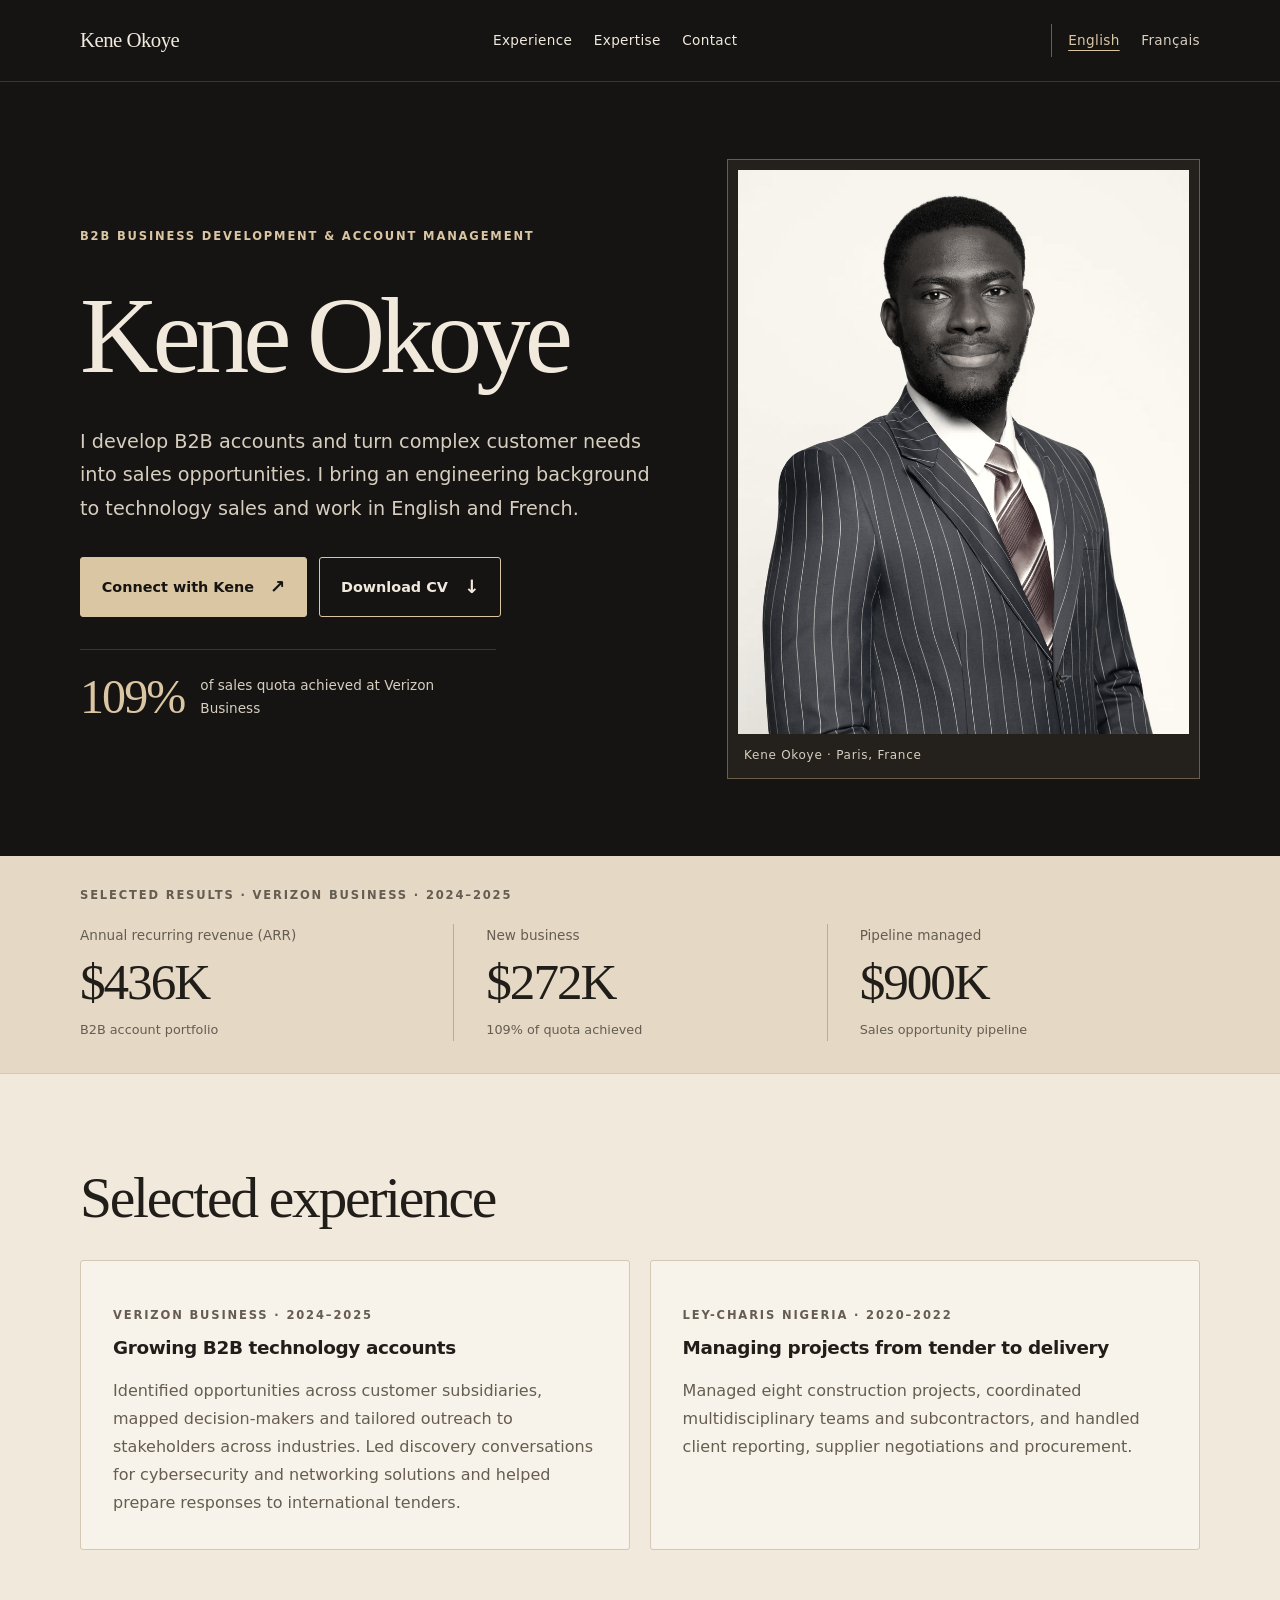
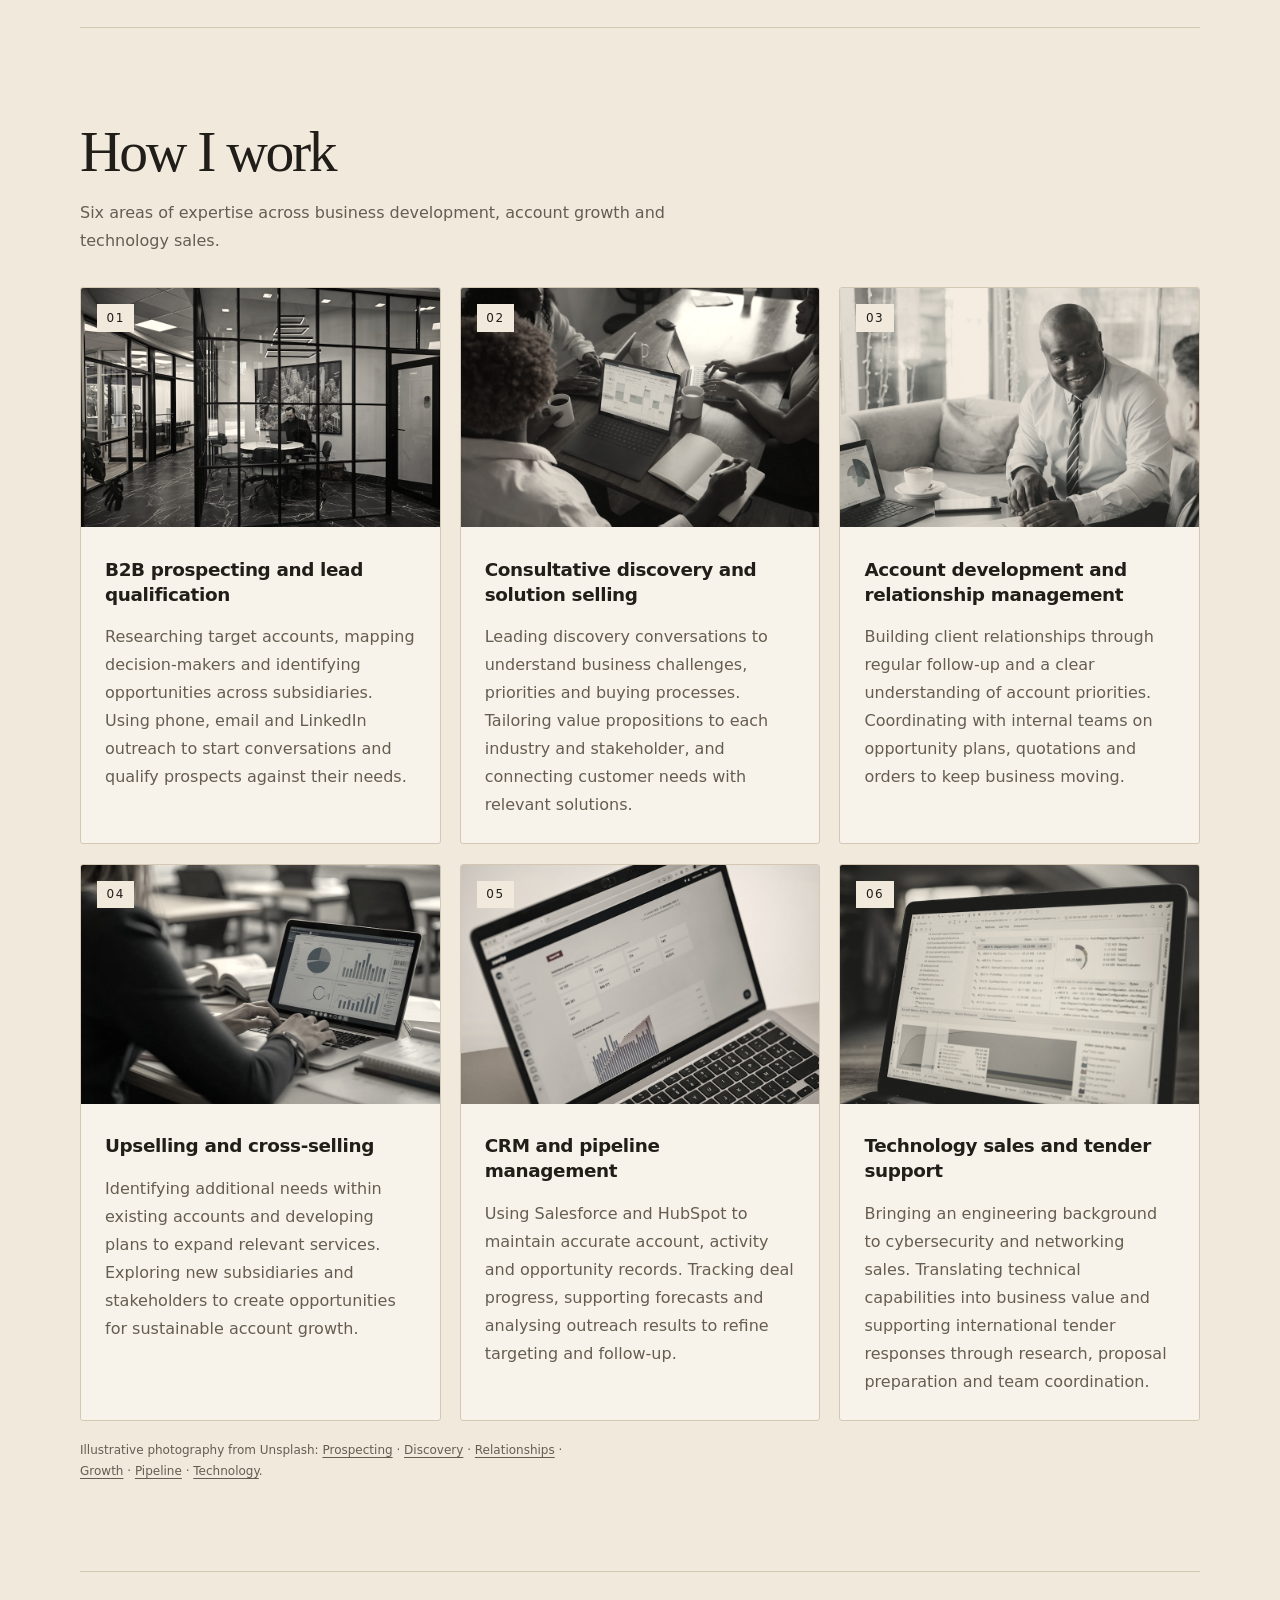
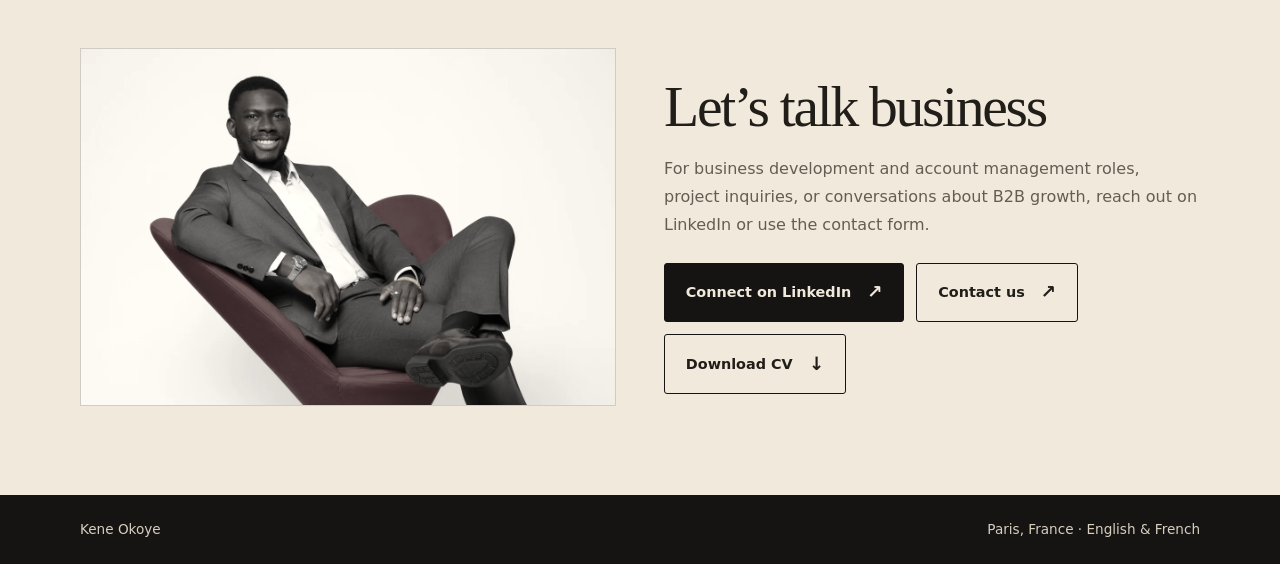
<file: index.html>
<!doctype html>
<html lang="en">
<head>
  <meta charset="utf-8">
  <meta name="viewport" content="width=device-width, initial-scale=1">
  <meta name="description" content="Kene Okoye, bilingual B2B business development and account management professional based in Paris.">
  <link rel="alternate" hreflang="en" href="https://keneokoye007.github.io/portfolio/">
  <link rel="alternate" hreflang="fr" href="https://keneokoye007.github.io/portfolio/fr.html">
  <link rel="alternate" hreflang="x-default" href="https://keneokoye007.github.io/portfolio/">
  <title>Kene Okoye | Business Development &amp; Account Management</title>
  <link rel="stylesheet" href="styles.css">
</head>
<body>
  <a class="skip-link" href="#top">Skip to content</a>
  <header>
    <nav class="wrap" aria-label="Main navigation">
      <a class="brand" href="#top">Kene Okoye</a>
      <div><a href="#experience">Experience</a><a href="#expertise">Expertise</a><a href="#contact">Contact</a></div>
      <div class="language-switch" role="group" aria-label="Language">
        <a href="index.html" lang="en" hreflang="en" aria-current="page">English</a>
        <a href="fr.html" lang="fr" hreflang="fr">Français</a>
      </div>
    </nav>
  </header>
  <main id="top">
    <div class="hero">
      <div class="wrap">
        <div>
          <p class="eyebrow">B2B business development &amp; account management</p>
          <h1>Kene Okoye</h1>
          <p class="intro">I develop B2B accounts and turn complex customer needs into sales opportunities. I bring an engineering background to technology sales and work in English and French.</p>
          <div class="contact-actions">
            <a class="button" href="#contact">Connect with Kene</a>
            <a class="button button-secondary button-download" href="assets/documents/kene-okoye-cv.pdf" download="Kene-Okoye-CV.pdf">Download CV</a>
          </div>
          <aside class="metric" aria-label="Sales result"><strong>109%</strong><span>of sales quota achieved at Verizon Business</span></aside>
        </div>
        <figure class="hero-portrait">
          <img src="assets/images/kene-headshot.webp" alt="Kene Okoye in a suit" width="1100" height="1100" fetchpriority="high" decoding="async">
          <figcaption>Kene Okoye · Paris, France</figcaption>
        </figure>
      </div>
    </div>
    <div class="results-band" aria-label="Verizon Business sales results">
      <div class="wrap">
        <p class="eyebrow">Selected results · Verizon Business · 2024–2025</p>
        <dl class="results">
          <div><dt>Annual recurring revenue (ARR)</dt><dd>$436K</dd><small>B2B account portfolio</small></div>
          <div><dt>New business</dt><dd>$272K</dd><small>109% of quota achieved</small></div>
          <div><dt>Pipeline managed</dt><dd>$900K</dd><small>Sales opportunity pipeline</small></div>
        </dl>
      </div>
    </div>
    <div class="wrap">
      <section id="experience">
        <h2>Selected experience</h2>
        <div class="grid">
          <article>
            <p class="eyebrow">Verizon Business · 2024–2025</p>
            <h3>Growing B2B technology accounts</h3>
            <p>Identified opportunities across customer subsidiaries, mapped decision-makers and tailored outreach to stakeholders across industries. Led discovery conversations for cybersecurity and networking solutions and helped prepare responses to international tenders.</p>
          </article>
          <article>
            <p class="eyebrow">Ley-Charis Nigeria · 2020–2022</p>
            <h3>Managing projects from tender to delivery</h3>
            <p>Managed eight construction projects, coordinated multidisciplinary teams and subcontractors, and handled client reporting, supplier negotiations and procurement.</p>
          </article>
        </div>
      </section>
      <section id="expertise">
        <h2>How I work</h2>
        <p class="section-intro">Six areas of expertise across business development, account growth and technology sales.</p>
        <div class="grid expertise-grid">
          <article>
            <img class="expertise-image" src="assets/images/prospecting.jpg" alt="Professional researching accounts on a laptop in a modern office" width="900" height="600" loading="lazy" decoding="async">
            <div class="expertise-content">
            <h3>B2B prospecting and lead qualification</h3>
            <p>Researching target accounts, mapping decision-makers and identifying opportunities across subsidiaries. Using phone, email and LinkedIn outreach to start conversations and qualify prospects against their needs.</p>
            </div>
          </article>
          <article>
            <img class="expertise-image" src="assets/images/discovery.jpg" alt="Colleagues discussing plans together around a laptop" width="900" height="600" loading="lazy" decoding="async">
            <div class="expertise-content">
            <h3>Consultative discovery and solution selling</h3>
            <p>Leading discovery conversations to understand business challenges, priorities and buying processes. Tailoring value propositions to each industry and stakeholder, and connecting customer needs with relevant solutions.</p>
            </div>
          </article>
          <article>
            <img class="expertise-image" src="assets/images/relationships.jpg" alt="Business professionals reviewing information together during a meeting" width="900" height="600" loading="lazy" decoding="async">
            <div class="expertise-content">
            <h3>Account development and relationship management</h3>
            <p>Building client relationships through regular follow-up and a clear understanding of account priorities. Coordinating with internal teams on opportunity plans, quotations and orders to keep business moving.</p>
            </div>
          </article>
          <article>
            <img class="expertise-image" src="assets/images/growth.jpg" alt="Professional analysing charts and business performance on a laptop" width="900" height="600" loading="lazy" decoding="async">
            <div class="expertise-content">
            <h3>Upselling and cross-selling</h3>
            <p>Identifying additional needs within existing accounts and developing plans to expand relevant services. Exploring new subsidiaries and stakeholders to create opportunities for sustainable account growth.</p>
            </div>
          </article>
          <article>
            <img class="expertise-image" src="assets/images/pipeline.jpg" alt="Laptop displaying an analytics dashboard with charts and statistics" width="900" height="600" loading="lazy" decoding="async">
            <div class="expertise-content">
            <h3>CRM and pipeline management</h3>
            <p>Using Salesforce and HubSpot to maintain accurate account, activity and opportunity records. Tracking deal progress, supporting forecasts and analysing outreach results to refine targeting and follow-up.</p>
            </div>
          </article>
          <article>
            <img class="expertise-image" src="assets/images/technology.jpg" alt="Computer screen displaying code and data charts" width="900" height="600" loading="lazy" decoding="async">
            <div class="expertise-content">
            <h3>Technology sales and tender support</h3>
            <p>Bringing an engineering background to cybersecurity and networking sales. Translating technical capabilities into business value and supporting international tender responses through research, proposal preparation and team coordination.</p>
            </div>
          </article>
        </div>
        <p class="photo-credits">Illustrative photography from Unsplash:
          <a href="https://unsplash.com/photos/man-working-on-laptop-in-modern-office-meeting-room-6PndD8S9XMw">Prospecting</a> ·
          <a href="https://unsplash.com/photos/three-people-in-a-meeting-at-a-table-discussing-schedule-on-their-microsoft-laptop-FUGfBZDQOwI">Discovery</a> ·
          <a href="https://unsplash.com/photos/two-businessmen-in-a-meeting-with-laptop-and-laptop-1gMIeDTl2u8">Relationships</a> ·
          <a href="https://unsplash.com/photos/woman-working-on-laptop-with-charts-and-graphs-KNQUEQwTCY4">Growth</a> ·
          <a href="https://unsplash.com/photos/a-laptop-screen-displays-data-analytics-charts-and-statistics-fDisDvdiqrQ">Pipeline</a> ·
          <a href="https://unsplash.com/photos/laptop-screen-displaying-code-and-data-charts-GQOylIn892U">Technology</a>.
        </p>
      </section>
      <section id="contact">
        <figure class="contact-photo">
          <img src="assets/images/kene-seated.webp" alt="Kene Okoye smiling while seated in an armchair" width="1200" height="800" loading="lazy" decoding="async">
        </figure>
        <div>
        <h2>Let’s talk business</h2>
        <p>For business development and account management roles, project inquiries, or conversations about B2B growth, reach out on LinkedIn or use the contact form.</p>
        <div class="contact-actions">
          <a class="button" href="https://www.linkedin.com/in/kene-okoye01/">Connect on LinkedIn</a>
          <a class="button button-secondary" href="https://docs.google.com/forms/d/e/1FAIpQLScuPW3dNov2csbf04RB3wvjahwgCT53F1jnIrBl4T7dd1xnuA/viewform?usp=publish-editor" target="_blank" rel="noopener noreferrer">Contact us</a>
          <a class="button button-secondary button-download" href="assets/documents/kene-okoye-cv.pdf" download="Kene-Okoye-CV.pdf">Download CV</a>
        </div>
        </div>
      </section>
    </div>
  </main>
  <footer>
    <div class="wrap footer-row"><span>Kene Okoye</span><span>Paris, France · English &amp; French</span></div>
  </footer>
</body>
</html>
</file>
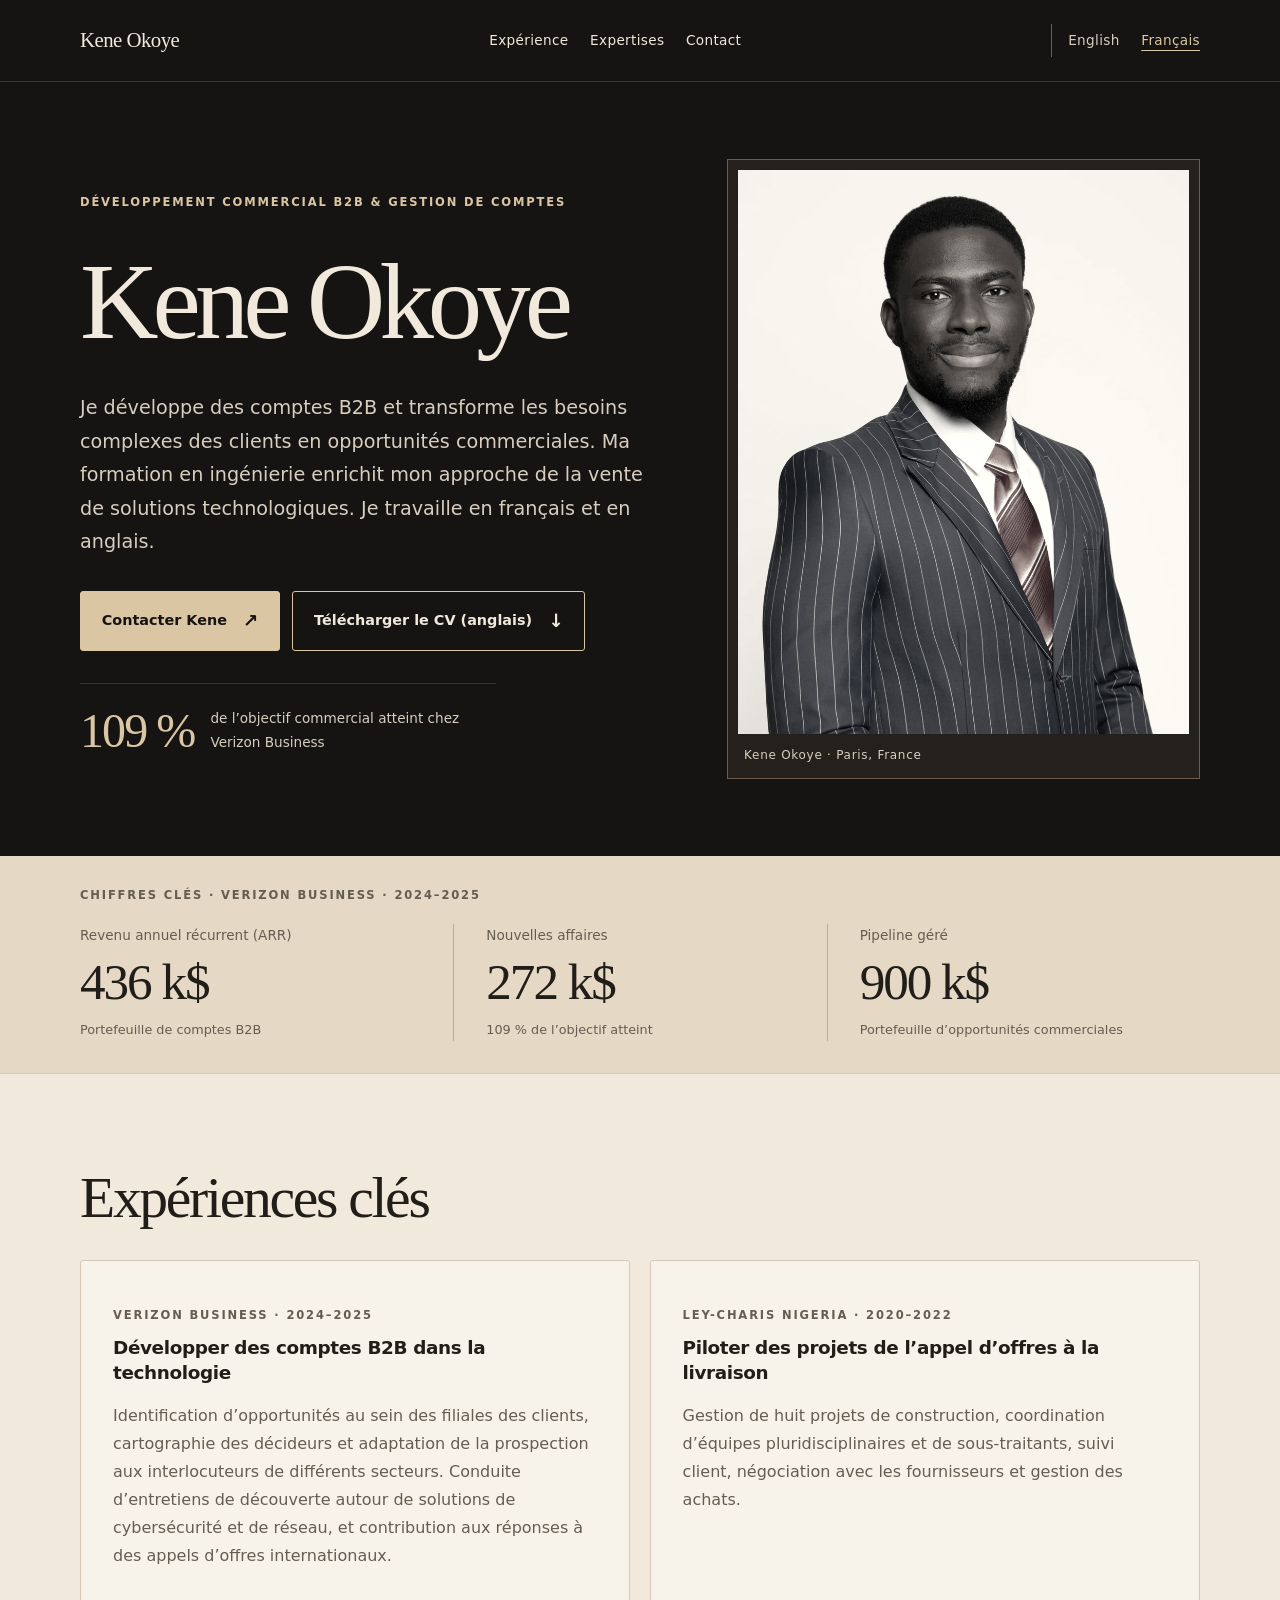
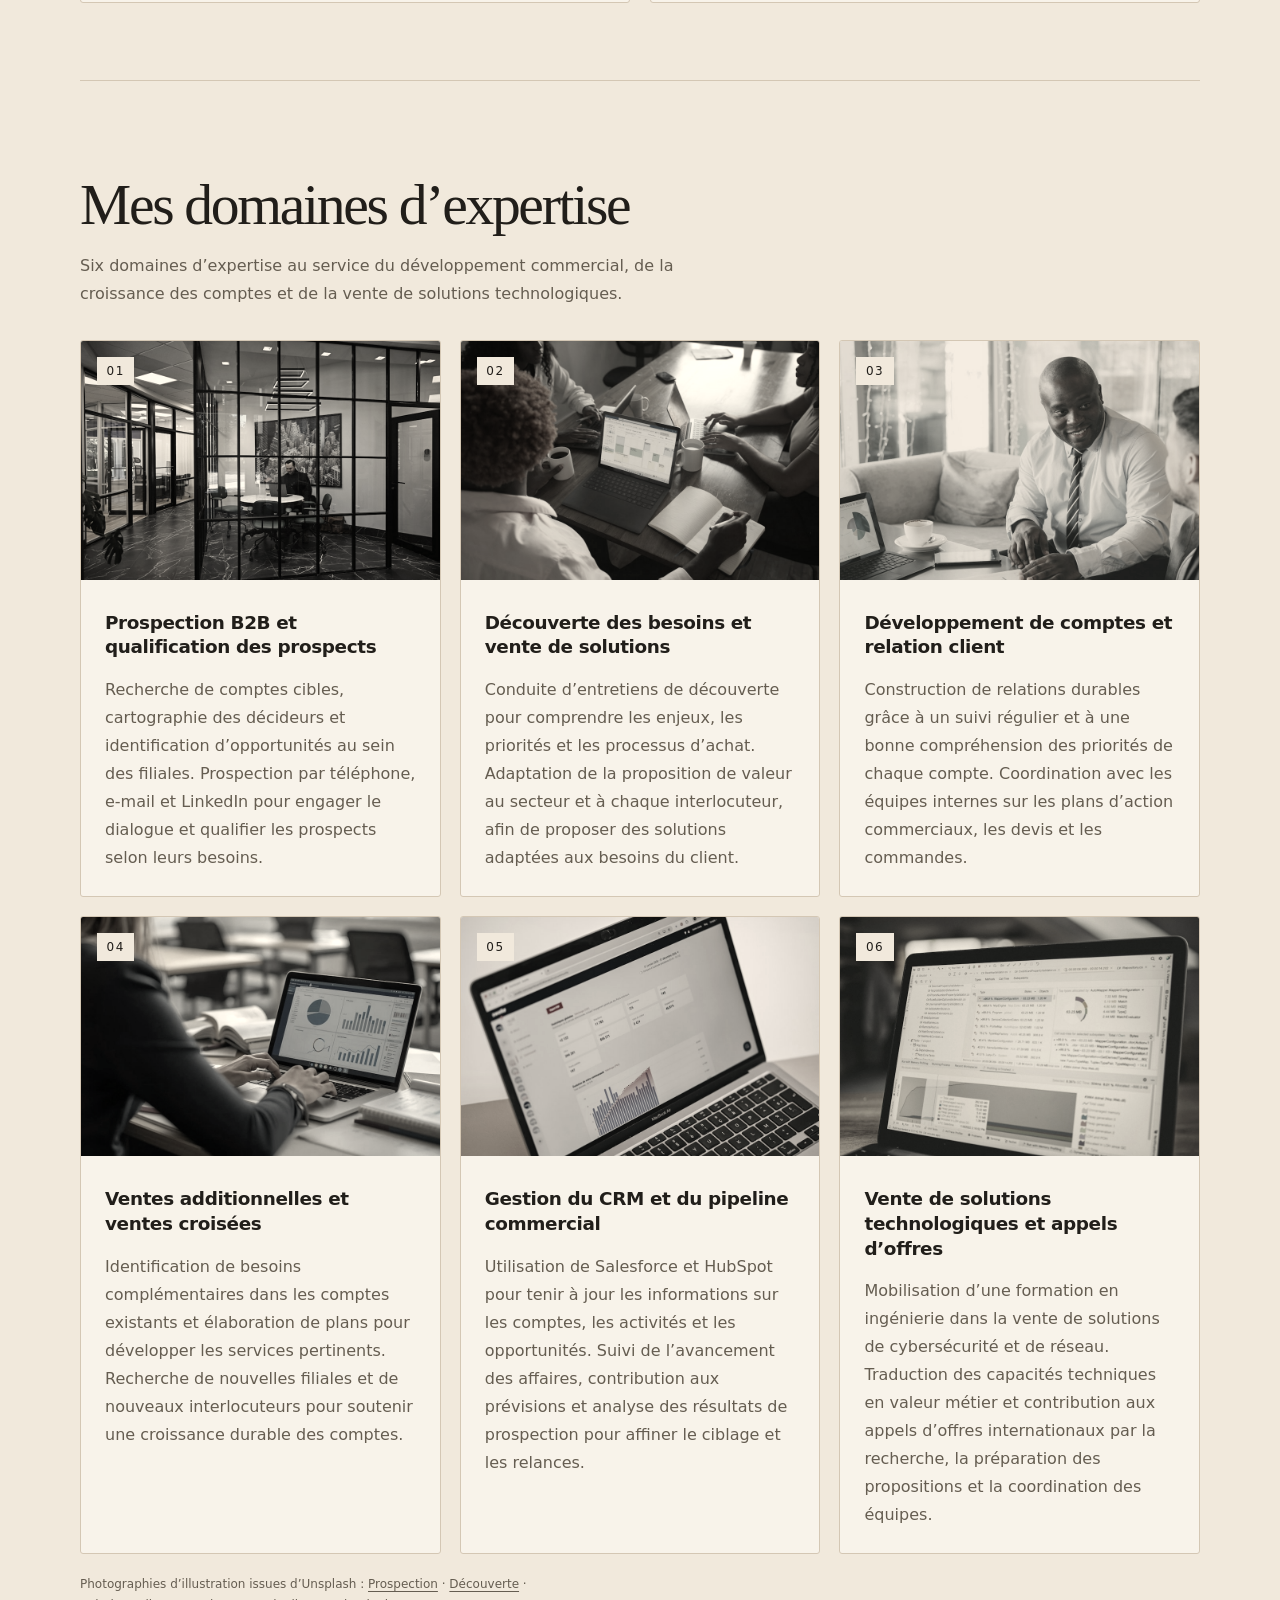
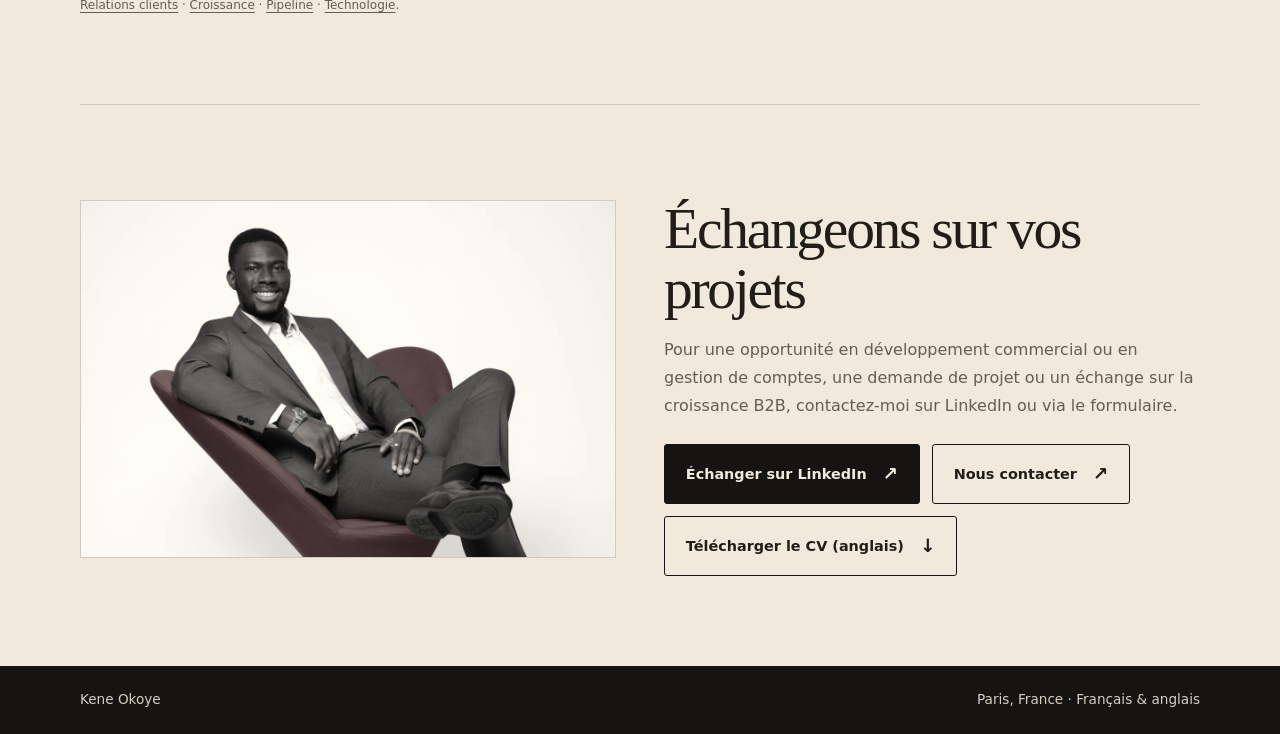
<file: fr.html>
<!doctype html>
<html lang="fr">
<head>
  <meta charset="utf-8">
  <meta name="viewport" content="width=device-width, initial-scale=1">
  <meta name="description" content="Kene Okoye, professionnel bilingue du développement commercial B2B et de la gestion de comptes, basé à Paris.">
  <link rel="alternate" hreflang="en" href="https://keneokoye007.github.io/portfolio/">
  <link rel="alternate" hreflang="fr" href="https://keneokoye007.github.io/portfolio/fr.html">
  <link rel="alternate" hreflang="x-default" href="https://keneokoye007.github.io/portfolio/">
  <title>Kene Okoye | Développement commercial &amp; Gestion de comptes</title>
  <link rel="stylesheet" href="styles.css">
</head>
<body>
  <a class="skip-link" href="#top">Aller au contenu</a>
  <header>
    <nav class="wrap" aria-label="Navigation principale">
      <a class="brand" href="#top">Kene Okoye</a>
      <div><a href="#experience">Expérience</a><a href="#expertise">Expertises</a><a href="#contact">Contact</a></div>
      <div class="language-switch" role="group" aria-label="Langue">
        <a href="index.html" lang="en" hreflang="en">English</a>
        <a href="fr.html" lang="fr" hreflang="fr" aria-current="page">Français</a>
      </div>
    </nav>
  </header>
  <main id="top">
    <div class="hero">
      <div class="wrap">
        <div>
          <p class="eyebrow">Développement commercial B2B &amp; gestion de comptes</p>
          <h1>Kene Okoye</h1>
          <p class="intro">Je développe des comptes B2B et transforme les besoins complexes des clients en opportunités commerciales. Ma formation en ingénierie enrichit mon approche de la vente de solutions technologiques. Je travaille en français et en anglais.</p>
          <div class="contact-actions">
            <a class="button" href="#contact">Contacter Kene</a>
            <a class="button button-secondary button-download" href="assets/documents/kene-okoye-cv.pdf" download="Kene-Okoye-CV.pdf">Télécharger le CV (anglais)</a>
          </div>
          <aside class="metric" aria-label="Résultat commercial"><strong>109 %</strong><span>de l’objectif commercial atteint chez Verizon Business</span></aside>
        </div>
        <figure class="hero-portrait">
          <img src="assets/images/kene-headshot.webp" alt="Kene Okoye en costume" width="1100" height="1100" fetchpriority="high" decoding="async">
          <figcaption>Kene Okoye · Paris, France</figcaption>
        </figure>
      </div>
    </div>
    <div class="results-band" aria-label="Résultats commerciaux chez Verizon Business">
      <div class="wrap">
        <p class="eyebrow">Chiffres clés · Verizon Business · 2024–2025</p>
        <dl class="results">
          <div><dt>Revenu annuel récurrent (ARR)</dt><dd>436 k$</dd><small>Portefeuille de comptes B2B</small></div>
          <div><dt>Nouvelles affaires</dt><dd>272 k$</dd><small>109 % de l’objectif atteint</small></div>
          <div><dt>Pipeline géré</dt><dd>900 k$</dd><small>Portefeuille d’opportunités commerciales</small></div>
        </dl>
      </div>
    </div>
    <div class="wrap">
      <section id="experience">
        <h2>Expériences clés</h2>
        <div class="grid">
          <article>
            <p class="eyebrow">Verizon Business · 2024–2025</p>
            <h3>Développer des comptes B2B dans la technologie</h3>
            <p>Identification d’opportunités au sein des filiales des clients, cartographie des décideurs et adaptation de la prospection aux interlocuteurs de différents secteurs. Conduite d’entretiens de découverte autour de solutions de cybersécurité et de réseau, et contribution aux réponses à des appels d’offres internationaux.</p>
          </article>
          <article>
            <p class="eyebrow">Ley-Charis Nigeria · 2020–2022</p>
            <h3>Piloter des projets de l’appel d’offres à la livraison</h3>
            <p>Gestion de huit projets de construction, coordination d’équipes pluridisciplinaires et de sous-traitants, suivi client, négociation avec les fournisseurs et gestion des achats.</p>
          </article>
        </div>
      </section>
      <section id="expertise">
        <h2>Mes domaines d’expertise</h2>
        <p class="section-intro">Six domaines d’expertise au service du développement commercial, de la croissance des comptes et de la vente de solutions technologiques.</p>
        <div class="grid expertise-grid">
          <article>
            <img class="expertise-image" src="assets/images/prospecting.jpg" alt="Professionnel effectuant des recherches sur un ordinateur dans un bureau" width="900" height="600" loading="lazy" decoding="async">
            <div class="expertise-content">
            <h3>Prospection B2B et qualification des prospects</h3>
            <p>Recherche de comptes cibles, cartographie des décideurs et identification d’opportunités au sein des filiales. Prospection par téléphone, e-mail et LinkedIn pour engager le dialogue et qualifier les prospects selon leurs besoins.</p>
            </div>
          </article>
          <article>
            <img class="expertise-image" src="assets/images/discovery.jpg" alt="Collègues échangeant autour d’un ordinateur portable" width="900" height="600" loading="lazy" decoding="async">
            <div class="expertise-content">
            <h3>Découverte des besoins et vente de solutions</h3>
            <p>Conduite d’entretiens de découverte pour comprendre les enjeux, les priorités et les processus d’achat. Adaptation de la proposition de valeur au secteur et à chaque interlocuteur, afin de proposer des solutions adaptées aux besoins du client.</p>
            </div>
          </article>
          <article>
            <img class="expertise-image" src="assets/images/relationships.jpg" alt="Professionnels examinant des informations lors d’une réunion" width="900" height="600" loading="lazy" decoding="async">
            <div class="expertise-content">
            <h3>Développement de comptes et relation client</h3>
            <p>Construction de relations durables grâce à un suivi régulier et à une bonne compréhension des priorités de chaque compte. Coordination avec les équipes internes sur les plans d’action commerciaux, les devis et les commandes.</p>
            </div>
          </article>
          <article>
            <img class="expertise-image" src="assets/images/growth.jpg" alt="Professionnel analysant des graphiques et des résultats sur un ordinateur" width="900" height="600" loading="lazy" decoding="async">
            <div class="expertise-content">
            <h3>Ventes additionnelles et ventes croisées</h3>
            <p>Identification de besoins complémentaires dans les comptes existants et élaboration de plans pour développer les services pertinents. Recherche de nouvelles filiales et de nouveaux interlocuteurs pour soutenir une croissance durable des comptes.</p>
            </div>
          </article>
          <article>
            <img class="expertise-image" src="assets/images/pipeline.jpg" alt="Ordinateur affichant un tableau de bord avec graphiques et statistiques" width="900" height="600" loading="lazy" decoding="async">
            <div class="expertise-content">
            <h3>Gestion du CRM et du pipeline commercial</h3>
            <p>Utilisation de Salesforce et HubSpot pour tenir à jour les informations sur les comptes, les activités et les opportunités. Suivi de l’avancement des affaires, contribution aux prévisions et analyse des résultats de prospection pour affiner le ciblage et les relances.</p>
            </div>
          </article>
          <article>
            <img class="expertise-image" src="assets/images/technology.jpg" alt="Écran affichant du code et des graphiques de données" width="900" height="600" loading="lazy" decoding="async">
            <div class="expertise-content">
            <h3>Vente de solutions technologiques et appels d’offres</h3>
            <p>Mobilisation d’une formation en ingénierie dans la vente de solutions de cybersécurité et de réseau. Traduction des capacités techniques en valeur métier et contribution aux appels d’offres internationaux par la recherche, la préparation des propositions et la coordination des équipes.</p>
            </div>
          </article>
        </div>
        <p class="photo-credits">Photographies d’illustration issues d’Unsplash :
          <a href="https://unsplash.com/photos/man-working-on-laptop-in-modern-office-meeting-room-6PndD8S9XMw">Prospection</a> ·
          <a href="https://unsplash.com/photos/three-people-in-a-meeting-at-a-table-discussing-schedule-on-their-microsoft-laptop-FUGfBZDQOwI">Découverte</a> ·
          <a href="https://unsplash.com/photos/two-businessmen-in-a-meeting-with-laptop-and-laptop-1gMIeDTl2u8">Relations clients</a> ·
          <a href="https://unsplash.com/photos/woman-working-on-laptop-with-charts-and-graphs-KNQUEQwTCY4">Croissance</a> ·
          <a href="https://unsplash.com/photos/a-laptop-screen-displays-data-analytics-charts-and-statistics-fDisDvdiqrQ">Pipeline</a> ·
          <a href="https://unsplash.com/photos/laptop-screen-displaying-code-and-data-charts-GQOylIn892U">Technologie</a>.
        </p>
      </section>
      <section id="contact">
        <figure class="contact-photo">
          <img src="assets/images/kene-seated.webp" alt="Kene Okoye souriant, assis dans un fauteuil" width="1200" height="800" loading="lazy" decoding="async">
        </figure>
        <div>
        <h2>Échangeons sur vos projets</h2>
        <p>Pour une opportunité en développement commercial ou en gestion de comptes, une demande de projet ou un échange sur la croissance B2B, contactez-moi sur LinkedIn ou via le formulaire.</p>
        <div class="contact-actions">
          <a class="button" href="https://www.linkedin.com/in/kene-okoye01/">Échanger sur LinkedIn</a>
          <a class="button button-secondary" href="https://docs.google.com/forms/d/e/1FAIpQLScuPW3dNov2csbf04RB3wvjahwgCT53F1jnIrBl4T7dd1xnuA/viewform?usp=publish-editor" target="_blank" rel="noopener noreferrer">Nous contacter</a>
          <a class="button button-secondary button-download" href="assets/documents/kene-okoye-cv.pdf" download="Kene-Okoye-CV.pdf">Télécharger le CV (anglais)</a>
        </div>
        </div>
      </section>
    </div>
  </main>
  <footer>
    <div class="wrap footer-row"><span>Kene Okoye</span><span>Paris, France · Français &amp; anglais</span></div>
  </footer>
</body>
</html>
</file>
<file: styles.css>
:root { color-scheme: light; --ink:#211e1a; --dark:#151413; --cream:#f1e9dc; --accent:#dbc6a4; --muted:#655d51; --line:#d4c7b4; --paper:#f8f3ea; }
    * { box-sizing:border-box; }
    html { scroll-behavior:smooth; scroll-padding-top:1.5rem; }
    body { margin:0; font:1rem/1.75 system-ui,sans-serif; color:var(--ink); background:var(--cream); -webkit-font-smoothing:antialiased; }
    ::selection { background:var(--accent); color:var(--dark); }
    .wrap { width:min(1120px, calc(100% - 3rem)); margin:auto; }
    header, .hero, footer { background:var(--dark); color:var(--cream); }
    header { border-bottom:1px solid #39342d; }
    nav, .footer-row { display:flex; align-items:center; justify-content:space-between; flex-wrap:wrap; gap:1rem; padding-block:1.4rem; }
    nav div { display:flex; flex-wrap:wrap; gap:.65rem 1.35rem; }
    a { color:inherit; text-underline-offset:.25em; }
    nav a, .button { text-decoration:none; }
    nav a:hover { text-decoration:underline; }
    a:focus-visible { outline:3px solid currentColor; outline-offset:5px; }
    .brand { font-family:Georgia,serif; font-size:1.3rem; letter-spacing:-.025em; }
    nav div a { font-size:.85rem; letter-spacing:.025em; padding-block:.3rem; }
    .skip-link { position:absolute; top:.5rem; left:1rem; padding:.5rem 1rem; background:var(--cream); color:var(--dark); transform:translateY(-200%); z-index:2; }
    .skip-link:focus { transform:translateY(0); }
    .hero .wrap { padding-block:clamp(3rem, 6vw, 6rem); display:grid; grid-template-columns:minmax(0,1.25fr) minmax(0,1fr); gap:3.5rem; align-items:center; }
    .hero-portrait { margin:0; padding: .6rem; border:1px solid #6c5d49; background:#24211d; }
    .hero-portrait img { display:block; width:100%; height:auto; aspect-ratio:4/5; object-fit:cover; object-position:50% 25%; filter:grayscale(.9) sepia(.1); }
    .hero-portrait figcaption { padding:.65rem .4rem .2rem; color:#d7cebf; font-size:.75rem; letter-spacing:.06em; }
    .eyebrow { text-transform:uppercase; letter-spacing:.16em; font-size:.72rem; font-weight:650; }
    .hero .eyebrow { color:var(--accent); }
    h1,h2 { font-family:Georgia,serif; font-weight:400; line-height:1.04; margin:.3em 0; }
    h1 { font-size:clamp(3.4rem, 8.5vw, 7.3rem); letter-spacing:-.055em; }
    h2 { font-size:clamp(2.2rem, 4.5vw, 3.6rem); letter-spacing:-.04em; }
    h3 { font-size:1.15rem; font-weight:600; line-height:1.35; margin:.4rem 0; letter-spacing:-.02em; }
    p { max-width:64ch; }
    .intro { font-size:clamp(1.05rem, 1.8vw, 1.2rem); color:#d7cebf; max-width:58ch; margin-block:1.5rem 2rem; }
    .button { display:inline-flex; align-items:center; gap:1rem; border:1px solid var(--dark); border-radius:3px; padding:.8rem 1.3rem; background:var(--dark); color:var(--cream); font-size:.9rem; font-weight:600; transition:background .18s,color .18s; }
    .button::after { content:'\2197'; font-size:1.15rem; }
    .button:hover { background:#3a332a; }
    .hero .button { background:var(--accent); border-color:var(--accent); color:var(--dark); }
    .hero .button:hover { background:var(--cream); }
    .hero .button-secondary { background:transparent; border-color:var(--accent); color:var(--cream); }
    .hero .button-secondary:hover { background:var(--accent); color:var(--dark); }
    .button-download::after { content:'\2193'; }
    .metric { display:flex; align-items:center; gap:1rem; margin-top:2rem; padding-top:1.3rem; border-top:1px solid #39342d; font-size:.85rem; color:#d7cebf; max-width:26rem; }
    .metric strong { flex:none; color:var(--accent); font:3rem/1.1 Georgia,serif; letter-spacing:-.04em; }
    .results-band { background:#e5d8c5; border-bottom:1px solid var(--line); padding-block:1.8rem 2rem; }
    .results-band .eyebrow { color:var(--muted); margin:0 0 1.2rem; }
    .results { display:grid; grid-template-columns:repeat(3,minmax(0,1fr)); margin:0; }
    .results > div { padding:0 2rem; border-left:1px solid #bdac92; }
    .results > div:first-child { padding-left:0; border-left:0; }
    .results dt { font-size:.85rem; color:var(--muted); }
    .results dd { margin:.3rem 0 0; font:clamp(2.3rem,4vw,3.2rem)/1.15 Georgia,serif; letter-spacing:-.04em; }
    .results small { display:block; margin-top:.45rem; font-size:.8rem; color:var(--muted); }
    section { padding-block:clamp(2.8rem, 6vw, 5.5rem); }
    section + section { border-top:1px solid var(--line); }
    .grid { display:grid; grid-template-columns:repeat(2,minmax(0,1fr)); gap:1.2rem; margin-top:2rem; }
    article { padding:clamp(1.3rem, 3vw, 2rem); border:1px solid var(--line); border-radius:3px; background:var(--paper); }
    article .eyebrow, .muted { color:var(--muted); }
    article p:last-child { margin-bottom:0; color:var(--muted); }
    .expertise-grid { grid-template-columns:repeat(3,minmax(0,1fr)); counter-reset:expertise; }
    .expertise-grid article { counter-increment:expertise; padding:0; overflow:hidden; position:relative; }
    .expertise-grid article::before { content:counter(expertise,decimal-leading-zero); position:absolute; top:1rem; left:1rem; z-index:1; padding:.3rem .6rem; background:var(--cream); color:var(--ink); font:.75rem/1.5 system-ui,sans-serif; letter-spacing:.12em; }
    .expertise-image { display:block; width:100%; height:auto; aspect-ratio:3/2; object-fit:cover; filter:grayscale(.85) sepia(.18); }
    .expertise-content { padding:1.5rem; }
    .photo-credits { margin-top:1.2rem; font-size:.75rem; color:var(--muted); }
    .section-intro { color:var(--muted); margin-top:1rem; }
    #contact { padding-bottom:clamp(3.5rem,7vw,6rem); display:grid; grid-template-columns:minmax(0,1fr) minmax(0,1fr); align-items:center; gap:3rem; }
    .contact-photo { margin:0; }
    .contact-photo img { display:block; width:100%; height:auto; aspect-ratio:3/2; object-fit:cover; filter:grayscale(.9) sepia(.1); border:1px solid var(--line); }
    #contact p { color:var(--muted); margin-bottom:1.5rem; }
    .contact-actions { display:flex; flex-wrap:wrap; align-items:center; gap:.75rem; }
    .button-secondary { background:transparent; color:var(--ink); }
    .button-secondary:hover { background:var(--accent); }
    .footer-row { font-size:.85rem; color:#d7cebf; }
    @media (max-width:900px) { .expertise-grid { grid-template-columns:repeat(2,minmax(0,1fr)); } .hero .wrap { grid-template-columns:1fr; gap:2.5rem; } .hero-portrait { width:min(100%,440px); } #contact { gap:2rem; } }
    @media (max-width:680px) { .grid,#contact { grid-template-columns:1fr; } .metric { max-width:100%; } .wrap { width:calc(100% - 2rem); } .results { grid-template-columns:1fr; gap:1.2rem; } .results > div { padding:1.2rem 0 0; border-left:0; border-top:1px solid #bdac92; } .results > div:first-child { padding-top:0; border-top:0; } }
    @media (prefers-reduced-motion:reduce) { html { scroll-behavior:auto; } .button { transition:none; } }
    .language-switch { border-left:1px solid #6c5d49; padding-left:1rem; align-items:center; }
    .language-switch a { color:#d7cebf; }
    .language-switch a[aria-current="page"] { color:var(--accent); text-decoration:underline; text-underline-offset:.35em; }
</file>
